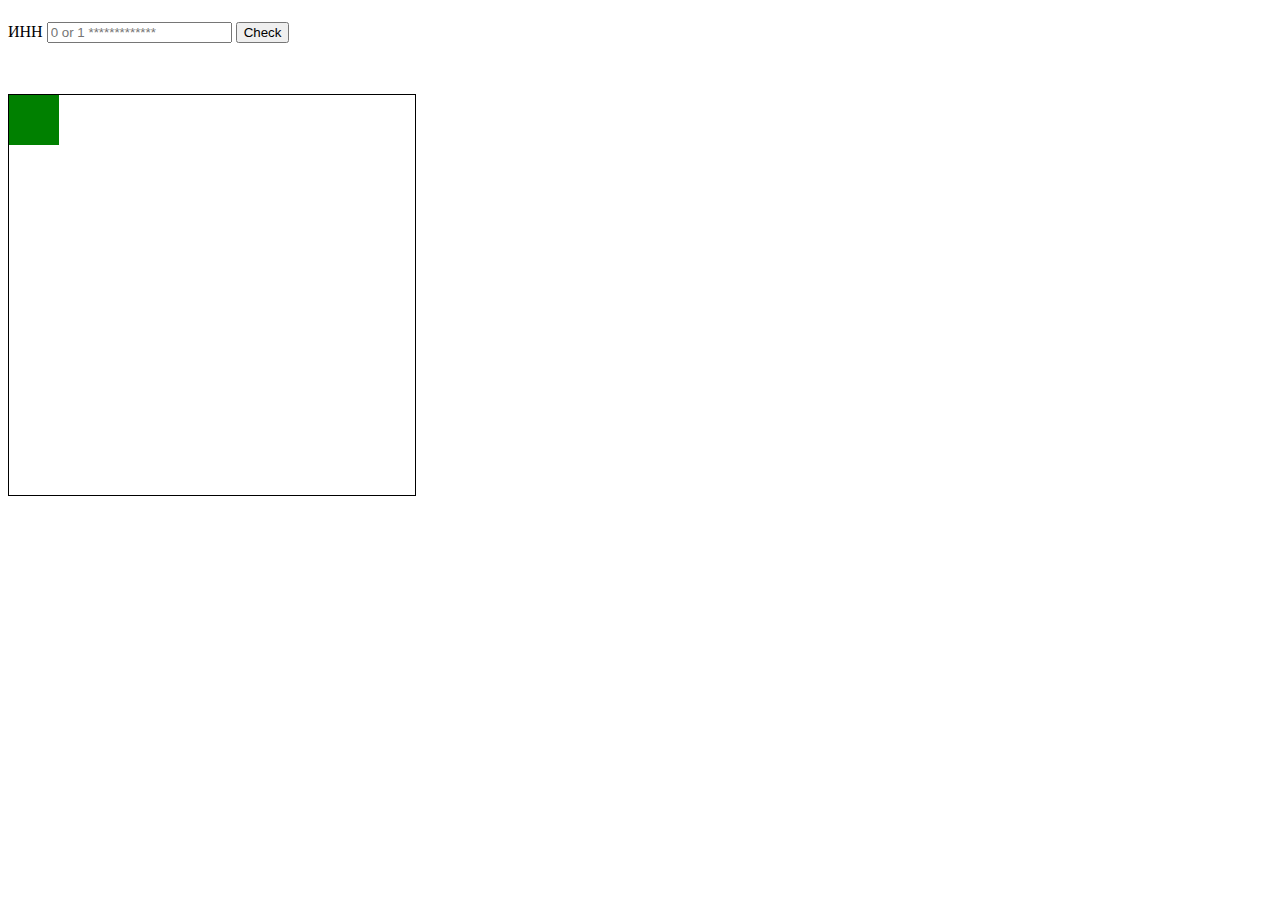
<file: dz-1/index.html>
<!DOCTYPE html>
<html lang="en">

<head>
	<meta charset="UTF-8">
	<meta http-equiv="X-UA-Compatible" content="IE=edge">
	<meta name="viewport" content="width=device-width, initial-scale=1.0">
	<title>Document</title>
	<style>
		.container {
			margin-top: 10px;
			margin-bottom: 50px;
		}

		.blockBlock {
			width: 406px;
			height: 400px;
			position: relative;
			border: 1px solid black;
		}

		.blockk {
			position: relative;
			width: 50px;
			height: 50px;
			background-color: green;
		}

		.idResult {
			font-size: 30px;
		}
	</style>
</head>

<body>
	<div class="container">
		<label for="idInput">ИНН</label>
		<input class="idInput" placeholder="0 or 1 *************" type="'text">
		<button class="idCheck">Check</button>
		<span class="idResult"></span>
	</div>


	<div class="blockBlock">
		<div class="blockk">
		</div>
	</div>
</body>
<script src="js/main.js"></script>

</html>
</file>
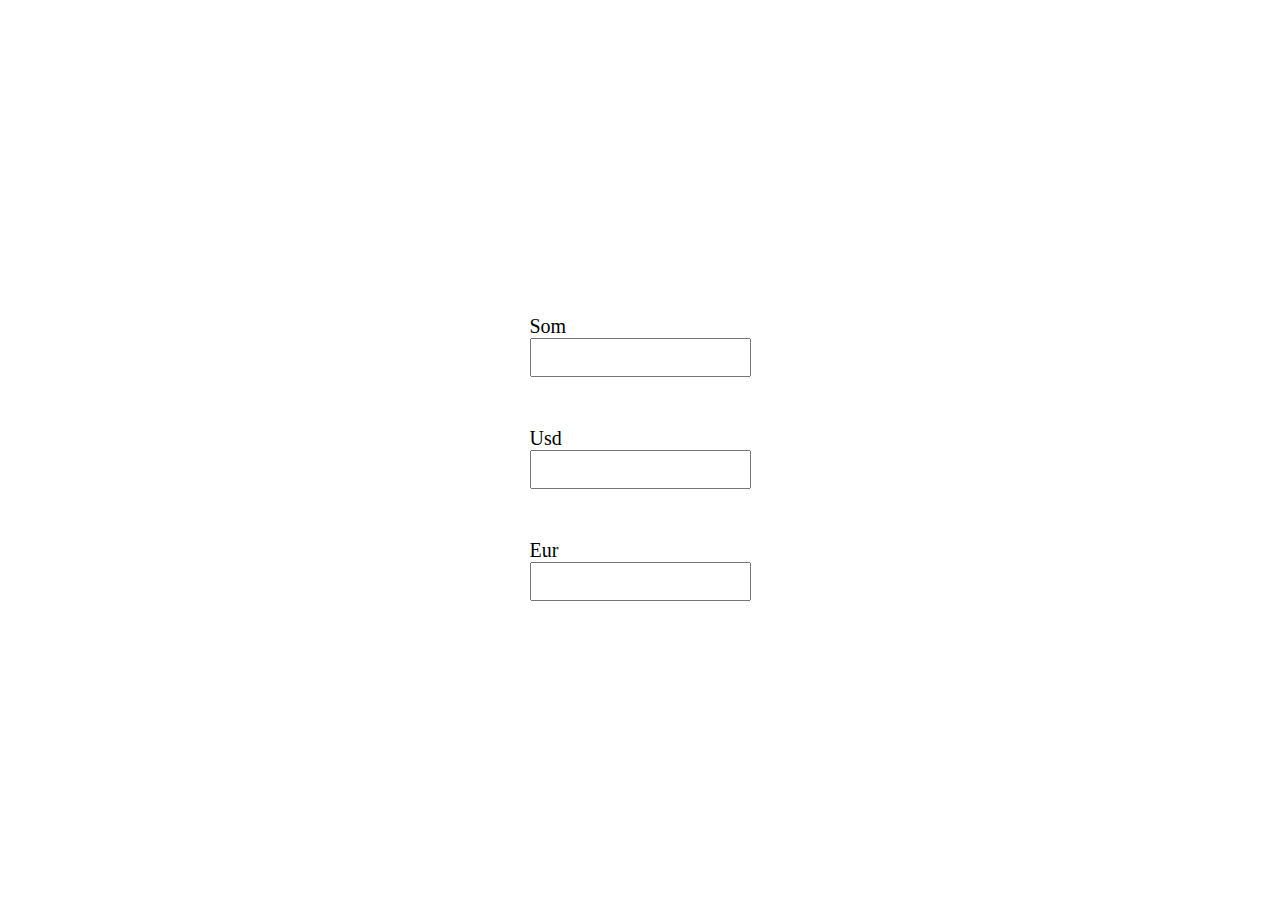
<file: dz-5/index.html>
<!doctype html>
<html lang="en">
<head>
	<meta charset="UTF-8">
	<meta name="viewport"
		  content="width=device-width, user-scalable=no, initial-scale=1.0, maximum-scale=1.0, minimum-scale=1.0">
	<meta http-equiv="X-UA-Compatible" content="ie=edge">
	<title>Document</title>
	<link rel="stylesheet" href="style.css">
</head>
<body>

<div class="wrapper">
	<div class="som">
		<label for="som">Som</label>
		<input id="som" type="number">
	</div>
	<div class="usd">
		<label for="usd">Usd</label>
		<input id="usd" type="number">
	</div>
    <div class="eur">
        <label for="euro">Eur</label>
        <input id="euro" type="number">
    </div>
</div>

<script src="main.js"></script>
</body>
</html>
</file>
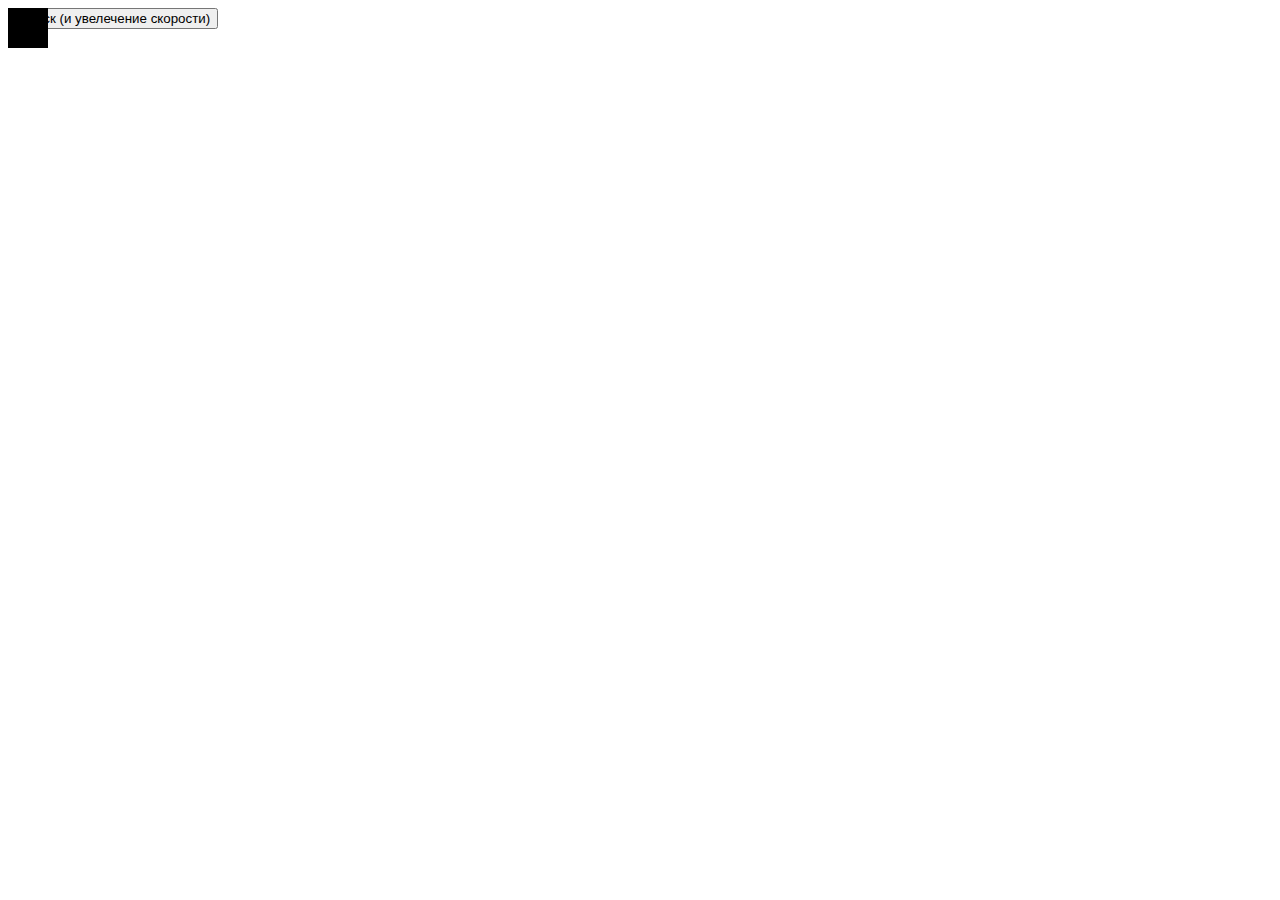
<file: dz2/index.html>
<!doctype html>
<html lang="en">

<head>
  <meta charset="UTF-8">
  <meta name="viewport"
    content="width=device-width, user-scalable=no, initial-scale=1.0, maximum-scale=1.0, minimum-scale=1.0">
  <meta http-equiv="X-UA-Compatible" content="ie=edge">
  <title></title>
  <link rel="stylesheet" href="style.css">
</head>

<body>
  <div class="wrapper">
    <div class="parent">
      <div class="child"></div>
    </div>
  </div>

  <button class="top" id="click">запуск (и увелечение скорости)</button>
</body>
<script src="main.js"></script>

</html>
</file>
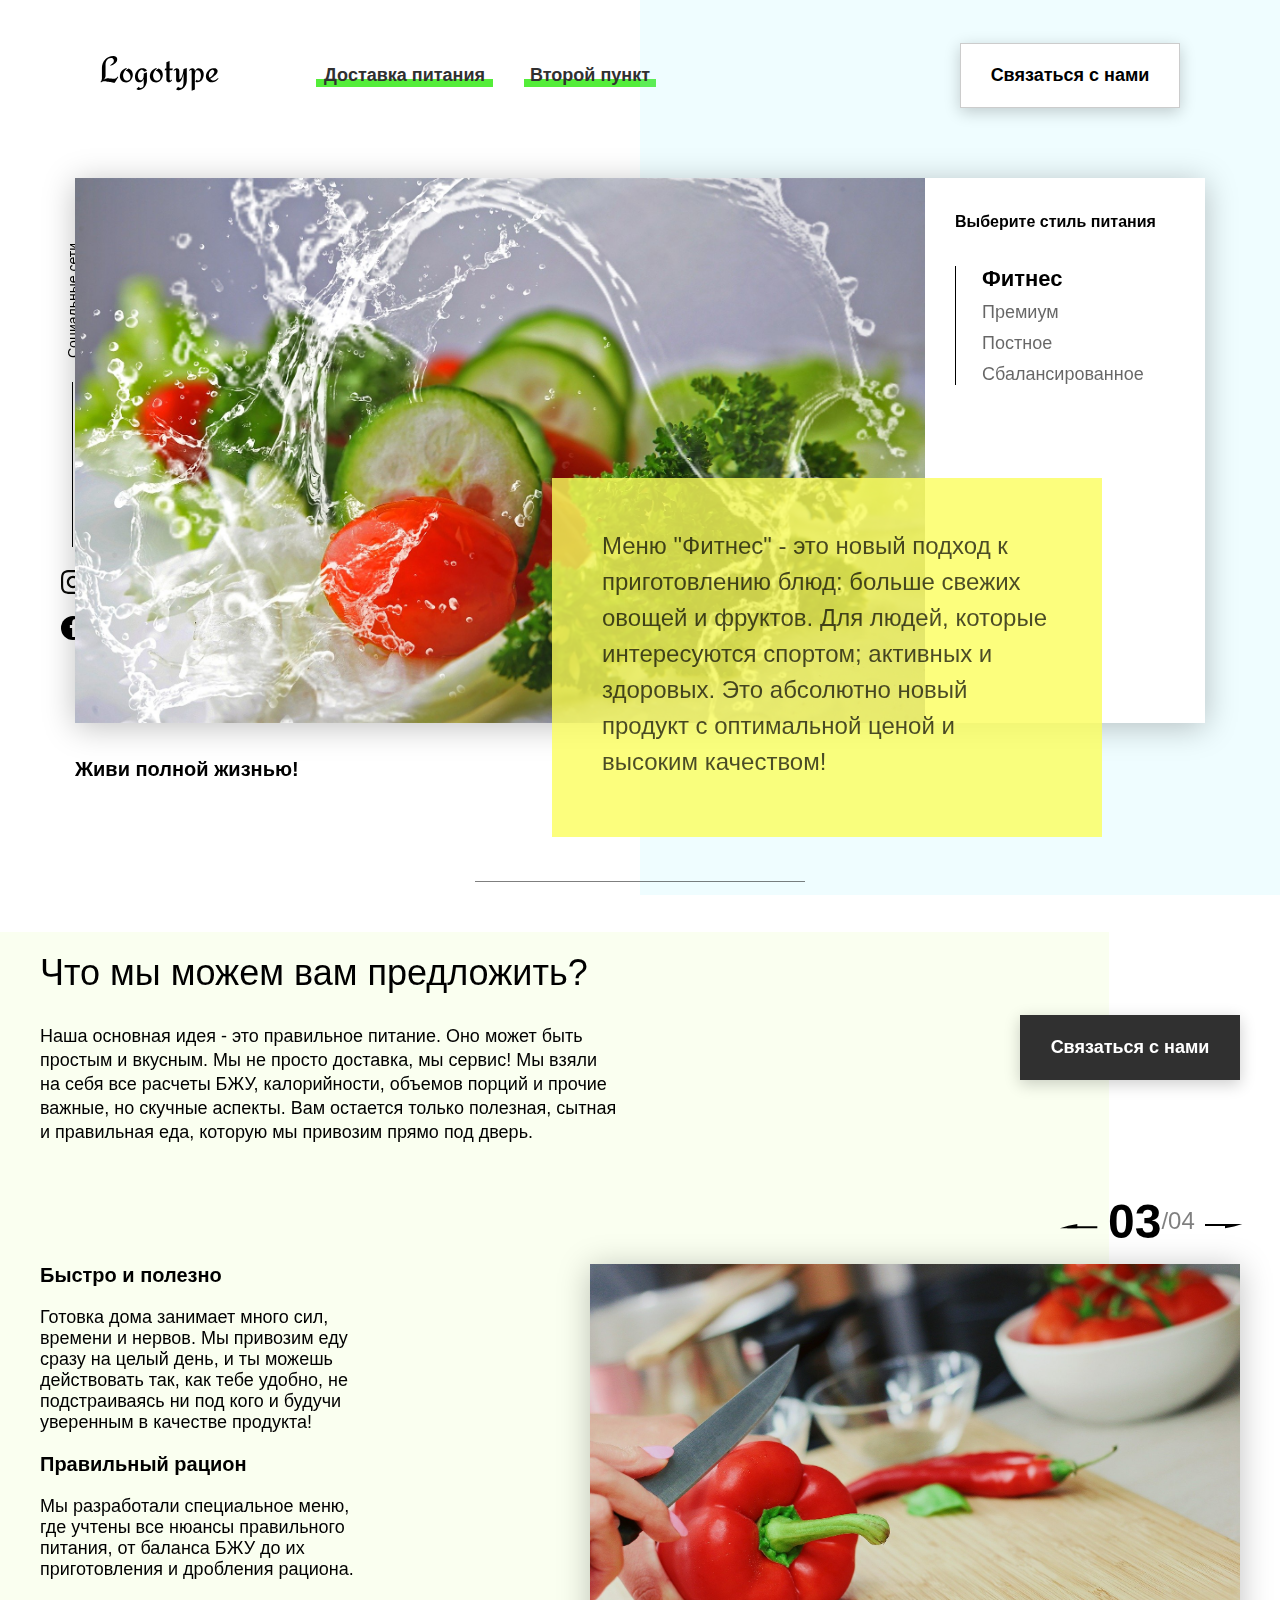
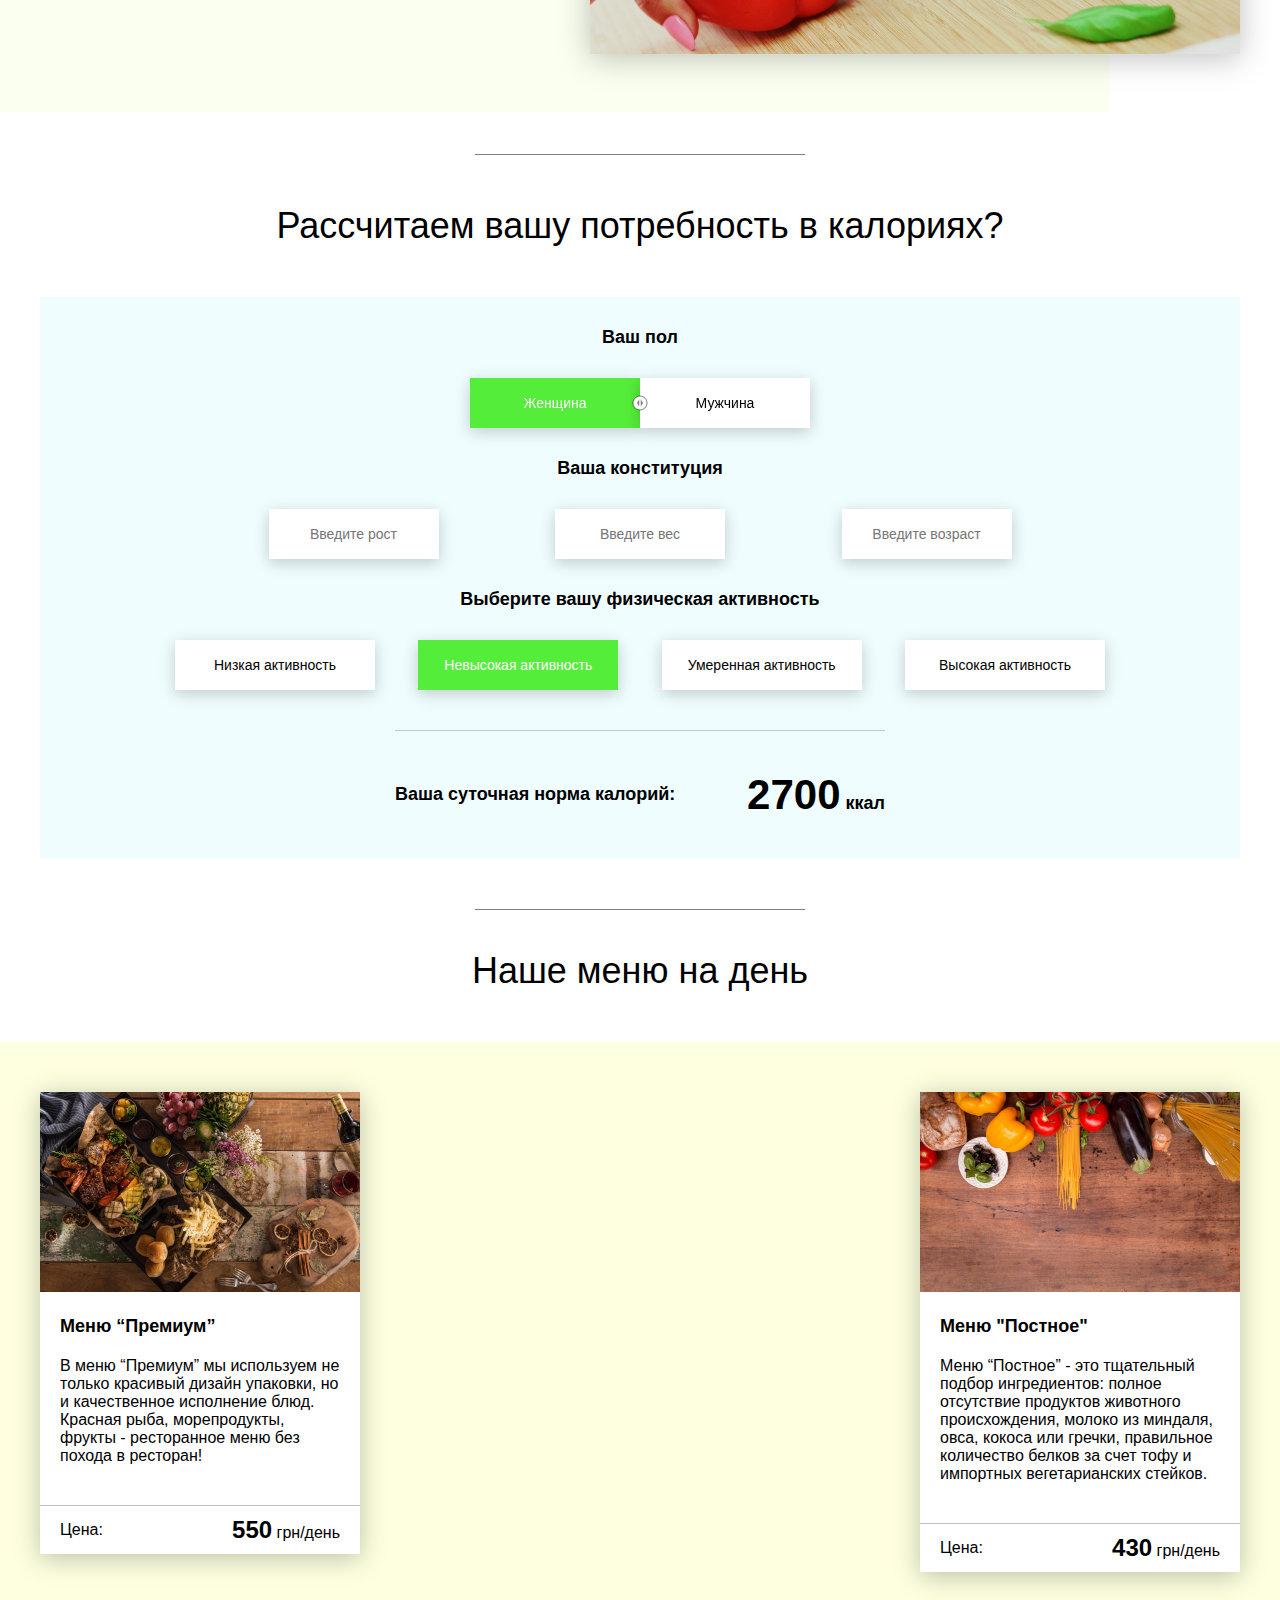
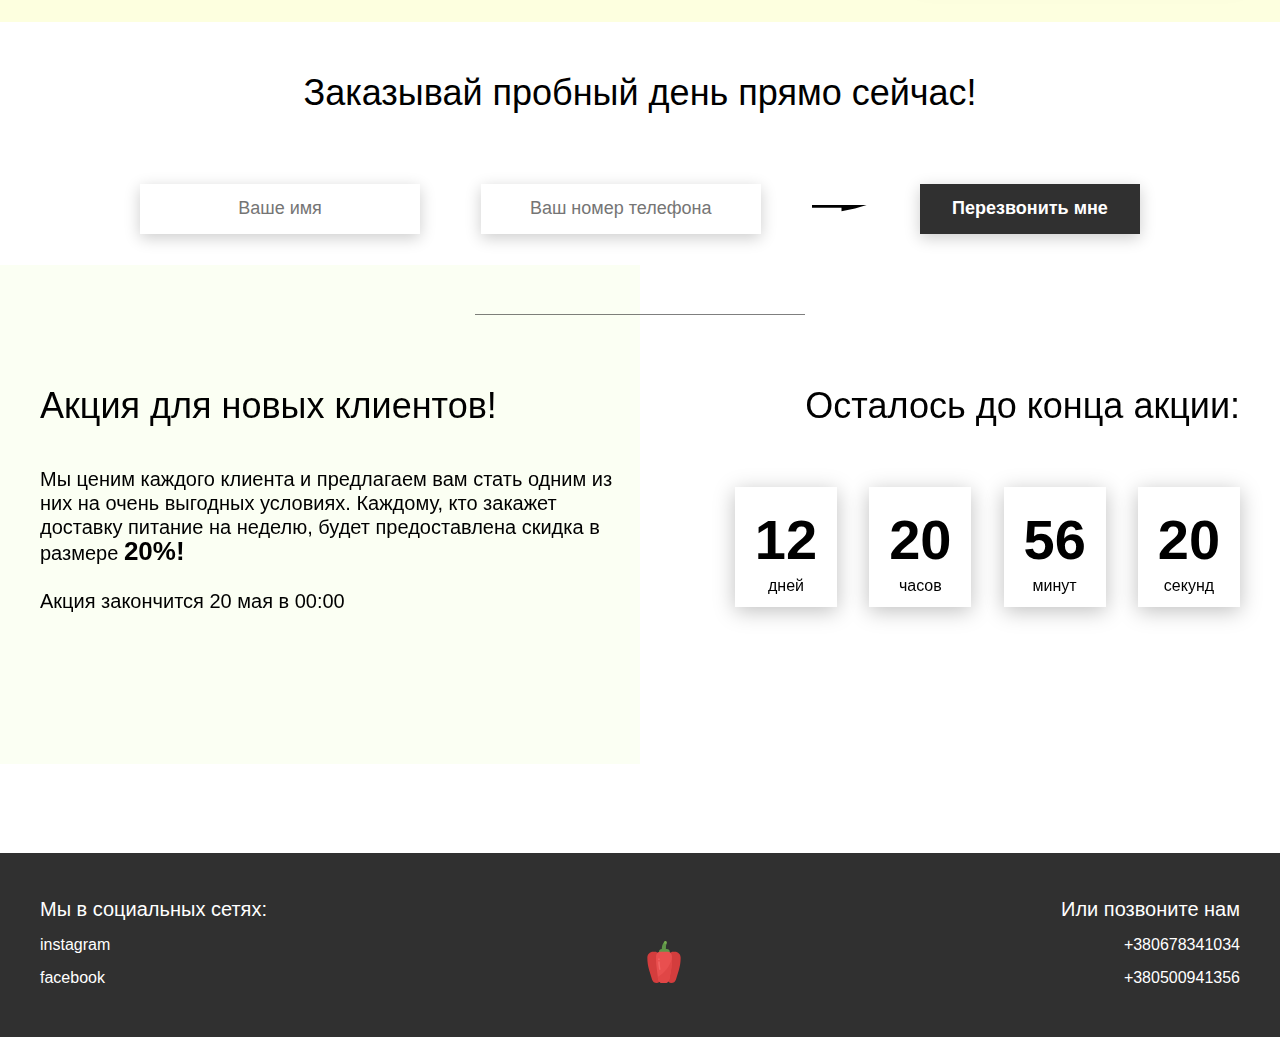
<file: dz3/index.html>
<!DOCTYPE html>
<html lang="en">
<head>
	<meta charset="UTF-8">
	<meta name="viewport" content="width=device-width, initial-scale=1.0">
	<title>Food</title>
	<link rel="stylesheet" href="css/style.css">
</head>
<body>
<header class="header">
	<div class="header__left-block">
		<div class="header__logo">
			<img src="icons/logo.svg" alt="Логотип">
		</div>
		<nav class="header__links">
			<a href="#" class="header__link">Доставка питания</a>
			<a href="#" class="header__link">Второй пункт</a>
		</nav>
	</div>
	<div class="header__right-block">
		<button data-modal class="btn btn_white">Связаться с нами</button>
	</div>
</header>
<div class="sidepanel">
	<div class="sidepanel__text"><span>Социальные сети</span></div>
	<div class="sidepanel__divider"></div>
	<a href="#" class="sidepanel__icon">
		<img src="icons/instagram.svg" alt="instagram">
	</a>
	<a href="#" class="sidepanel__icon">
		<img src="icons/facebook.svg" alt="facebook">
	</a>
</div>

<div class="preview">
	<div class="bgc_blue"></div>
	<div class="container">
		<div class="tabcontainer">
			<div class="tabcontent">
				<img src="img/tabs/vegy.jpg" alt="vegy">
				<div class="tabcontent__descr">
					Меню "Фитнес" - это новый подход к приготовлению блюд: больше свежих овощей и фруктов. Для людей,
					которые интересуются спортом; активных и здоровых. Это абсолютно новый продукт с оптимальной ценой и
					высоким качеством!
				</div>
			</div>
			<div class="tabcontent">
				<img src="img/tabs/elite.jpg" alt="elite">
				<div class="tabcontent__descr">
					Меню “Премиум” - мы используем не только красивый дизайн упаковки, но и качественное исполнение
					блюд. Красная рыба, морепродукты, фрукты - ресторанное меню без похода в ресторан!
				</div>
			</div>
			<div class="tabcontent">
				<img src="img/tabs/post.jpg" alt="post">
				<div class="tabcontent__descr">
					Наше специальное “Постное меню” - это тщательный подбор ингредиентов: полное отсутствие продуктов
					животного происхождения. Полная гармония с собой и природой в каждом элементе! Все будет Ом!
				</div>
			</div>
			<div class="tabcontent">
				<img src="img/tabs/hamburger.jpg" alt="vegy">
				<div class="tabcontent__descr">
					Меню "Сбалансированное" - это соответствие вашего рациона всем научным рекомендациям. Мы тщательно
					просчитываем вашу потребность в к/б/ж/у и создаем лучшие блюда для вас.
				</div>
			</div>
			<div class="tabheader">
				<h3>Выберите стиль питания</h3>
				<div class="tabheader__items">
					<div class="tabheader__item tabheader__item_active">Фитнес</div>
					<div class="tabheader__item">Премиум</div>
					<div class="tabheader__item">Постное</div>
					<div class="tabheader__item">Сбалансированное</div>
				</div>
			</div>
		</div>
		<div class="preview__life">Живи полной жизнью!</div>
	</div>
</div>

<div class="divider"></div>

<div class="offer">
	<div class="bgc_y"></div>
	<div class="container">
		<div class="offer__text">
			<h2 class="title">Что мы можем вам предложить?</h2>
			<div class="offer__descr">
				Наша основная идея - это правильное питание. Оно может быть простым и вкусным. Мы не просто доставка, мы
				сервис! Мы взяли на себя все расчеты БЖУ, калорийности, объемов порций и прочие важные, но скучные
				аспекты. Вам остается только полезная, сытная и правильная еда, которую мы привозим прямо под дверь.
			</div>
		</div>
		<div class="offer__action">
			<button data-modal class="btn btn_dark">Связаться с нами</button>
		</div>
	</div>
	<div class="container">
		<div class="offer__advantages">
			<h2>Быстро и полезно</h2>
			<div class="offer__advantages-text">
				Готовка дома занимает много сил, времени и нервов. Мы привозим еду сразу на целый день, и ты можешь
				действовать так, как тебе удобно, не подстраиваясь ни под кого и будучи уверенным в качестве продукта!
			</div>
			<h2>Правильный рацион</h2>
			<div class="offer__advantages-text">
				Мы разработали специальное меню, где учтены все нюансы правильного питания, от баланса БЖУ до их
				приготовления и дробления рациона.
			</div>
		</div>
		<div class="offer__slider">
			<div class="offer__slider-counter">
				<div class="offer__slider-prev">
					<img src="icons/left.svg" alt="prev">
				</div>
				<span id="current">03</span>
				/
				<span id="total">04</span>
				<div class="offer__slider-next">
					<img src="icons/right.svg" alt="next">
				</div>
			</div>
			<div class="offer__slider-wrapper">
				<div class="offer__slide">
					<img src="img/slider/pepper.jpg" alt="pepper">
				</div>
				<!-- <div class="offer__slide">
					<img src="img/slider/food-12.jpg" alt="food">
				</div>
				<div class="offer__slide">
					<img src="img/slider/olive-oil.jpg" alt="oil">
				</div>
				<div class="offer__slide">
					<img src="img/slider/paprika.jpg" alt="paprika">
				</div> -->
			</div>
		</div>
	</div>
</div>

<div class="divider"></div>

<div class="calculating">
	<div class="container">
		<h2 class="title">Рассчитаем вашу потребность в калориях?
		</h2>
		<div class="calculating__field">
			<div class="calculating__subtitle">
				Ваш пол
			</div>
			<div class="calculating__choose" id="gender">
				<div class="calculating__choose-item calculating__choose-item_active">Женщина</div>
				<div class="calculating__choose-item">Мужчина</div>
			</div>

			<div class="calculating__subtitle">
				Ваша конституция
			</div>
			<div class="calculating__choose calculating__choose_medium">
				<input type="text" id="height" placeholder="Введите рост" class="calculating__choose-item">
				<input type="text" id="weight" placeholder="Введите вес" class="calculating__choose-item">
				<input type="text" id="age" placeholder="Введите возраст" class="calculating__choose-item">
			</div>

			<div class="calculating__subtitle">
				Выберите вашу физическая активность
			</div>
			<div class="calculating__choose calculating__choose_big">
				<div id="low" class="calculating__choose-item">Низкая активность</div>
				<div id="small" class="calculating__choose-item calculating__choose-item_active">Невысокая активность
				</div>
				<div id="medium" class="calculating__choose-item">Умеренная активность</div>
				<div id="high" class="calculating__choose-item">Высокая активность</div>
			</div>

			<div class="calculating__divider"></div>

			<div class="calculating__total">
				<div class="calculating__subtitle">
					Ваша суточная норма калорий:
				</div>
				<div class="calculating__result">
					<span>2700</span> ккал
				</div>
			</div>
		</div>
	</div>
</div>

<div class="divider"></div>

<div class="menu">
	<h2 class="title">Наше меню на день</h2>

	<div class="menu__field">
		<div id="cardWrapper" class="container">
			<div class="menu__item">
				<img src="img/tabs/elite.jpg" alt="elite">
				<h3 class="menu__item-subtitle">Меню “Премиум”</h3>
				<div class="menu__item-descr">В меню “Премиум” мы используем не только красивый дизайн упаковки, но и
					качественное исполнение блюд. Красная рыба, морепродукты, фрукты - ресторанное меню без похода в
					ресторан!
				</div>
				<div class="menu__item-divider"></div>
				<div class="menu__item-price">
					<div class="menu__item-cost">Цена:</div>
					<div class="menu__item-total"><span>550</span> грн/день</div>
				</div>
			</div>
			<div class="menu__item">
				<img src="img/tabs/post.jpg" alt="post">
				<h3 class="menu__item-subtitle">Меню "Постное"</h3>
				<div class="menu__item-descr">Меню “Постное” - это тщательный подбор ингредиентов: полное отсутствие
					продуктов животного происхождения, молоко из миндаля, овса, кокоса или гречки, правильное количество
					белков за счет тофу и импортных вегетарианских стейков.
				</div>
				<div class="menu__item-divider"></div>
				<div class="menu__item-price">
					<div class="menu__item-cost">Цена:</div>
					<div class="menu__item-total"><span>430</span> грн/день</div>
				</div>
			</div>
		</div>
	</div>
</div>

<div class="order">
	<div class="container">
		<div class="title">Заказывай пробный день прямо сейчас!</div>
		<form action="#" class="order__form">
			<input required placeholder="Ваше имя" name="name" type="text" class="order__input">
			<input required placeholder="Ваш номер телефона" name="phone" type="phone" class="order__input">
			<img src="icons/right.svg" alt="right">
			<button class="btn btn_dark btn_min">Перезвонить мне</button>
		</form>
	</div>
</div>

<div class="divider"></div>

<div class="promotion">
	<div class="bgc_y"></div>
	<div class="container">
		<div class="promotion__text">
			<div class="title">Акция для новых клиентов!</div>
			<div class="promotion__descr">
				Мы ценим каждого клиента и предлагаем вам стать одним из них на очень выгодных условиях.
				Каждому, кто закажет доставку питание на неделю, будет предоставлена скидка в размере <span>20%!</span>
				<br><br>
				Акция закончится 20 мая в 00:00
			</div>
		</div>
		<div class="promotion__timer">
			<div class="title">Осталось до конца акции:</div>
			<div class="timer">
				<div class="timer__block">
					<span id="days">12</span>
					дней
				</div>
				<div class="timer__block">
					<span id="hours">20</span>
					часов
				</div>
				<div class="timer__block">
					<span id="minutes">56</span>
					минут
				</div>
				<div class="timer__block">
					<span id="seconds">20</span>
					секунд
				</div>
			</div>
		</div>
	</div>
</div>

<footer class="footer">
	<div class="container">
		<div class="social">
			<div class="subtitle">Мы в социальных сетях:</div>
			<a href="#" class="link">instagram</a>
			<a href="#" class="link">facebook</a>
		</div>
		<div class="pepper">
			<img src="icons/veg.svg" alt="pepper">
		</div>
		<div class="call">
			<div class="subtitle">Или позвоните нам</div>
			<a href="#" class="link">+380678341034</a>
			<a href="#" class="link">+380500941356</a>
		</div>
	</div>
</footer>

<div class="modal">
	<div class="modal__dialog">
		<div class="modal__content">
			<form action="#">
				<div class="modal__close">&times;</div>
				<div class="modal__title">Мы свяжемся с вами как можно быстрее!</div>
				<input required placeholder="Ваше имя" name="name" type="text" class="modal__input">
				<input required placeholder="Ваш номер телефона" name="phone" type="phone" class="modal__input">
				<button class="btn btn_dark btn_min">Перезвонить мне</button>
			</form>
		</div>
	</div>
</div>
<script src="js/main.js"></script>
</body>
</html>
</file>
<file: dz-5/style.css>
body {
    display: flex;
    align-items: center;
    justify-content: center;
    height: 100vh;
}

.wrapper > div {
    display: flex;
    flex-direction: column;
}
.usd {
    margin-top: 50px;
}
.eur {
    margin-top: 50px;
}
input {
    padding: 10px 20px;
}
label {
    font-size: 20px;
}
</file>
<file: dz2/style.css>
.parent{
    position: relative;
}
.child{
    width: 40px;
    height: 40px;
    background: #000;
    position: absolute;
}
</file>
<file: dz3/css/style.css>
* {
    box-sizing: border-box;
    margin: 0;
    padding: 0;
    font-family: Roboto, sans-serif;
}

a {
    text-decoration: none;
}

.btn {
    width: 220px;
    height: 65px;
    display: flex;
    justify-content: center;
    align-items: center;
    background-color: #fff;
    font-size: 18px;
    font-weight: 700;
    border: 1px solid rgba(0, 0, 0, 0.2);
    box-shadow: 0 4px 15px rgba(0, 0, 0, 0.2);
    cursor: pointer;
    transition: 0.3s all;
    outline: 0;
}

.btn_white {
    background-color: #fff;
}

.btn_dark {
    background-color: #303030;
    color: #fff;
    border: none;
}

.btn_min {
    height: 50px;
}

.btn:hover {
    box-shadow: 0 4px 30px rgba(0, 0, 0, 0.3);
}

.container {
    max-width: 1200px;
    margin: 0 auto;
}

.divider {
    width: 330px;
    height: 1px;
    margin: 0 auto;
    background-color: rgba(0, 0, 0, 0.5);
}

.title {
    font-size: 36px;
    font-weight: 400;
}

.header {
    display: flex;
    justify-content: space-between;
    align-items: center;
    height: 150px;
    padding: 0 100px;
}

.header__left-block {
    display: flex;
    justify-content: space-between;
    min-width: 550px;
}

.header__logo {
    max-width: 170px;
}

.header__logo img {
    width: 100%;
}

.header__links {
    display: flex;
    align-items: center;
}

.header__link {
    position: relative;
    margin-right: 45px;
    font-weight: 700;
    font-size: 18px;
    color: #303030;
}

.header__link:after {
    content: "";
    position: absolute;
    display: block;
    width: 110%;
    left: -5%;
    bottom: -1px;
    z-index: -1;
    height: 8px;
    background: #54ed39;
}

.header__link:last-child {
    margin-right: 0;
}

.sidepanel {
    position: fixed;
    left: 60px;
    top: 240px;
    height: 400px;
    width: 25px;
    display: flex;
    flex-direction: column;
    justify-content: space-between;
    align-items: center;
}

.sidepanel__text {
    width: 120px;
    height: 120px;
    font-size: 14px;
}

.sidepanel__text span {
    display: flex;
    transform: rotate(-90deg) translateX(-50px);
}

.sidepanel__divider {
    width: 1px;
    height: 165px;
    background-color: #000;
}

.sidepanel__icon {
    width: 24px;
    height: 24px;
}

.sidepanel__icon img {
    width: 100%;
}

.preview {
    padding: 28px 0 100px 0;
    position: relative;
}

.preview__life {
    font-weight: 700;
    font-size: 20px;
    margin-left: 35px;
    margin-top: 35px;
}

.bgc_blue {
    position: absolute;
    right: 0;
    top: -155px;
    width: 50vw;
    height: 900px;
    background: rgba(146, 242, 255, 0.15);
    z-index: -1;
}

.tabcontainer {
    display: flex;
    width: 1130px;
    margin: 0 auto;
    box-shadow: 0 4px 30px rgba(0, 0, 0, 0.25);
}

.tabcontent {
    width: 850px;
    position: relative;
}

.tabcontent img {
    width: 100%;
    height: 100%;
    object-fit: cover;
}

.tabcontent__descr {
    position: absolute;
    top: 300px;
    right: -177px;
    width: 550px;
    height: 359px;
    background: rgba(251, 254, 93, 0.8);
    padding: 50px;
    font-size: 24px;
    font-weight: 300;
    line-height: 36px;
    color: rgba(0, 0, 0, 0.7);
}

.tabheader {
    width: 280px;
    padding: 35px 30px;
    background-color: #fff;
}

.tabheader h3 {
    font-weight: 700;
    font-size: 16px;
}

.tabheader__items {
    margin-top: 35px;
    padding-left: 26px;
    border-left: 1px solid #000;
}

.tabheader__item {
    font-weight: 700;
    font-size: 18px;
    font-weight: 300;
    margin-top: 10px;
    color: rgba(0, 0, 0, 0.6);
    cursor: pointer;
    transition: 0.3s all;
}

.tabheader__item_active {
    color: #000;
    font-size: 22px;
    font-weight: 700;
}

.offer {
    padding: 70px 0 100px 0;
    position: relative;
}

.offer .container {
    display: flex;
    justify-content: space-between;
}

.offer .bgc_y {
    position: absolute;
    width: 1109px;
    height: 780px;
    background: rgba(243, 255, 222, 0.45);
    z-index: -1;
    top: 50px;
}

.offer__text {
    width: 580px;
}

.offer__descr {
    font-size: 18px;
    margin-top: 30px;
    font-weight: 300;
    line-height: 24px;
}

.offer__action {
    display: flex;
    align-items: center;
    justify-content: flex-end;
}

.offer__advantages {
    width: 330px;
    margin-top: 50px;
}

.offer__advantages h2 {
    font-weight: 700;
    font-size: 20px;
    margin-top: 20px;
}

.offer__advantages h2:first-child {
    margin-top: 70px;
}

.offer__advantages-text {
    margin-top: 20px;
    font-size: 18px;
    font-weight: 300;
    line-height: 21px;
}

.offer__slider {
    width: 650px;
    margin-top: 50px;
    display: flex;
    flex-direction: column;
    align-items: flex-end;
}

.offer__slider-counter {
    display: flex;
    width: 180px;
    align-items: center;
    font-size: 24px;
    color: rgba(0, 0, 0, 0.5);
}

.offer__slider-wrapper {
    width: 100%;
    margin-top: 15px;
    box-shadow: 0 4px 30px rgba(0, 0, 0, 0.25);
}

.offer__slider-prev {
    margin-right: 10px;
    cursor: pointer;
}

.offer__slider-next {
    margin-left: 10px;
    cursor: pointer;
}

.offer__slider #current {
    font-size: 48px;
    font-weight: 700;
    color: #000;
}

.offer__slide {
    width: 100%;
    height: 390px;
}

.offer__slide img {
    width: 100%;
    height: 100%;
    object-fit: cover;
}

.calculating {
    padding: 50px 0;
}

.calculating .title {
    text-align: center;
}

.calculating__field {
    width: 100%;
    margin-top: 50px;
    background: rgba(146, 242, 255, 0.15);
    padding: 30px 0 40px 0;
}

.calculating__subtitle {
    text-align: center;
    font-size: 18px;
    font-weight: 700;
    margin-top: 30px;
}

.calculating__subtitle:first-child {
    margin-top: 0;
}

.calculating #gender:after {
    content: "";
    position: absolute;
    top: 50%;
    transform: translateY(-50%);
    display: block;
    width: 16px;
    height: 16px;
    background: url(../icons/switch.svg) center center/cover no-repeat;
}

.calculating__choose {
    position: relative;
    display: flex;
    margin-top: 30px;
    justify-content: center;
}

.calculating__choose-item {
    display: flex;
    align-items: center;
    justify-content: center;
    width: 170px;
    height: 50px;
    padding: 0 10px;
    background: #fff;
    box-shadow: 0 4px 15px rgba(0, 0, 0, 0.2);
    border: none;
    text-align: center;
    font-size: 14px;
    cursor: pointer;
    outline: 0;
    transition: 0.3s all;
}

.calculating__choose-item_active {
    color: #fff;
    background-color: #54ed39;
}

.calculating__choose_medium {
    width: 743px;
    justify-content: space-between;
    margin: 30px auto 0 auto;
}

.calculating__choose_big {
    width: 930px;
    justify-content: space-between;
    margin: 30px auto 0 auto;
}

.calculating__choose_big .calculating__choose-item {
    width: 200px;
}

.calculating__divider {
    width: 490px;
    height: 1px;
    margin: 40px auto;
    background-color: rgba(0, 0, 0, 0.2);
}

.calculating__total {
    width: 490px;
    margin: 0 auto;
    display: flex;
    justify-content: space-between;
    align-items: center;
}

.calculating__result {
    font-size: 18px;
    font-weight: 700;
}

.calculating__result span {
    font-size: 42px;
}

.menu {
    padding: 40px 0 50px 0;
}

.menu .container {
    display: flex;
    justify-content: space-between;
    align-items: flex-start;
}

.menu .title {
    text-align: center;
}

.menu__field {
    margin-top: 50px;
    padding: 50px 0;
    width: 100%;
    background: rgba(249, 254, 126, 0.25);
}

.menu__item {
    width: 320px;
    min-height: 450px;
    background: #fff;
    box-shadow: 0 4px 25px rgba(0, 0, 0, 0.25);
    font-size: 16px;
    font-weight: 300;
}

.menu__item img {
    width: 100%;
    height: 200px;
    object-fit: cover;
}

.menu__item-subtitle {
    font-weight: 700;
    font-size: 18px;
    padding: 0 20px;
    margin-top: 20px;
}

.menu__item-descr {
    margin-top: 20px;
    padding: 0 20px;
}

.menu__item-divider {
    width: 100%;
    height: 1px;
    background-color: rgba(0, 0, 0, 0.25);
    margin-top: 40px;
}

.menu__item-price {
    display: flex;
    justify-content: space-between;
    align-items: center;
    padding: 10px 20px;
}

.menu__item-price span {
    font-size: 24px;
    font-weight: 700;
}

.order {
    padding-bottom: 80px;
}

.order .title {
    text-align: center;
}

.order__form {
    margin-top: 70px;
    padding: 0 100px;
    display: flex;
    justify-content: space-between;
    align-items: center;
}

.order__form img {
    transform: scale(1.5);
}

.order__input {
    width: 280px;
    height: 50px;
    background: #fff;
    box-shadow: 0 4px 15px rgba(0, 0, 0, 0.2);
    border: none;
    font-size: 18px;
    text-align: center;
    padding: 0 20px;
    outline: 0;
}

.promotion {
    padding: 70px 0 240px 0;
    position: relative;
}

.promotion .container {
    display: flex;
}

.promotion .bgc_y {
    position: absolute;
    width: 50%;
    height: 499px;
    background: rgba(243, 255, 222, 0.35);
    z-index: -1;
    top: -50px;
    left: 0;
}

.promotion__text {
    width: 50%;
}

.promotion__descr {
    margin-top: 40px;
    font-size: 20px;
    line-height: 24px;
    font-weight: 300;
}

.promotion__descr span {
    font-weight: 700;
    font-size: 26px;
}

.promotion__timer {
    width: 50%;
}

.promotion__timer .title {
    text-align: right;
}

.promotion__timer .timer {
    margin-top: 60px;
    padding-left: 95px;
    display: flex;
    justify-content: space-between;
    align-items: center;
}

.promotion__timer .timer__block {
    width: 102px;
    height: 120px;
    background: #fff;
    box-shadow: 0 4px 20px rgba(0, 0, 0, 0.25);
    font-size: 16px;
    font-weight: 300;
    text-align: center;
}

.promotion__timer .timer__block span {
    display: block;
    margin-top: 20px;
    margin-bottom: 5px;
    font-size: 56px;
    font-weight: 700;
}

.footer {
    min-height: 180px;
    background-color: #303030;
    padding: 45px 0 50px 0;
    color: #fff;
}

.footer .container {
    height: 100%;
    display: flex;
    justify-content: space-between;
    align-items: flex-end;
}

.footer .subtitle {
    font-size: 20px;
}

.footer .link {
    display: block;
    margin-top: 15px;
    font-size: 16px;
    color: #fff;
}

.footer .call {
    text-align: right;
}

.modal {
    position: fixed;
    top: 0;
    left: 0;
    z-index: 1050;
    display: none;
    width: 100%;
    height: 100%;
    overflow: hidden;
    background-color: rgba(0, 0, 0, 0.5);
}

.modal__dialog {
    max-width: 500px;
    margin: 40px auto;
}

.modal__content {
    position: relative;
    width: 100%;
    padding: 40px;
    background-color: #fff;
    border: 1px solid rgba(0, 0, 0, 0.2);
    border-radius: 4px;
    max-height: 80vh;
    overflow-y: auto;
}

.modal__close {
    position: absolute;
    top: 8px;
    right: 14px;
    font-size: 30px;
    color: #000;
    opacity: 0.5;
    font-weight: 700;
    border: none;
    background-color: transparent;
    cursor: pointer;
}

.modal__title {
    text-align: center;
    font-size: 22px;
    text-transform: uppercase;
}

.modal__input {
    display: block;
    margin: 20px auto 20px auto;
    width: 280px;
    height: 50px;
    background: #fff;
    box-shadow: 0 4px 15px rgba(0, 0, 0, 0.2);
    border: none;
    font-size: 18px;
    text-align: center;
    padding: 0 20px;
    outline: 0;
}

.modal .btn {
    display: block;
    width: 280px;
    margin: 0 auto;
}
.hide {
    display: none;
}
.show {
    display: block;
}
.fade {
    animation: fade 1.7s linear;
}

@keyframes fade {
    0% {
        opacity: .1;
    }
    100% {
        opacity: 1;
    }
}
</file>
